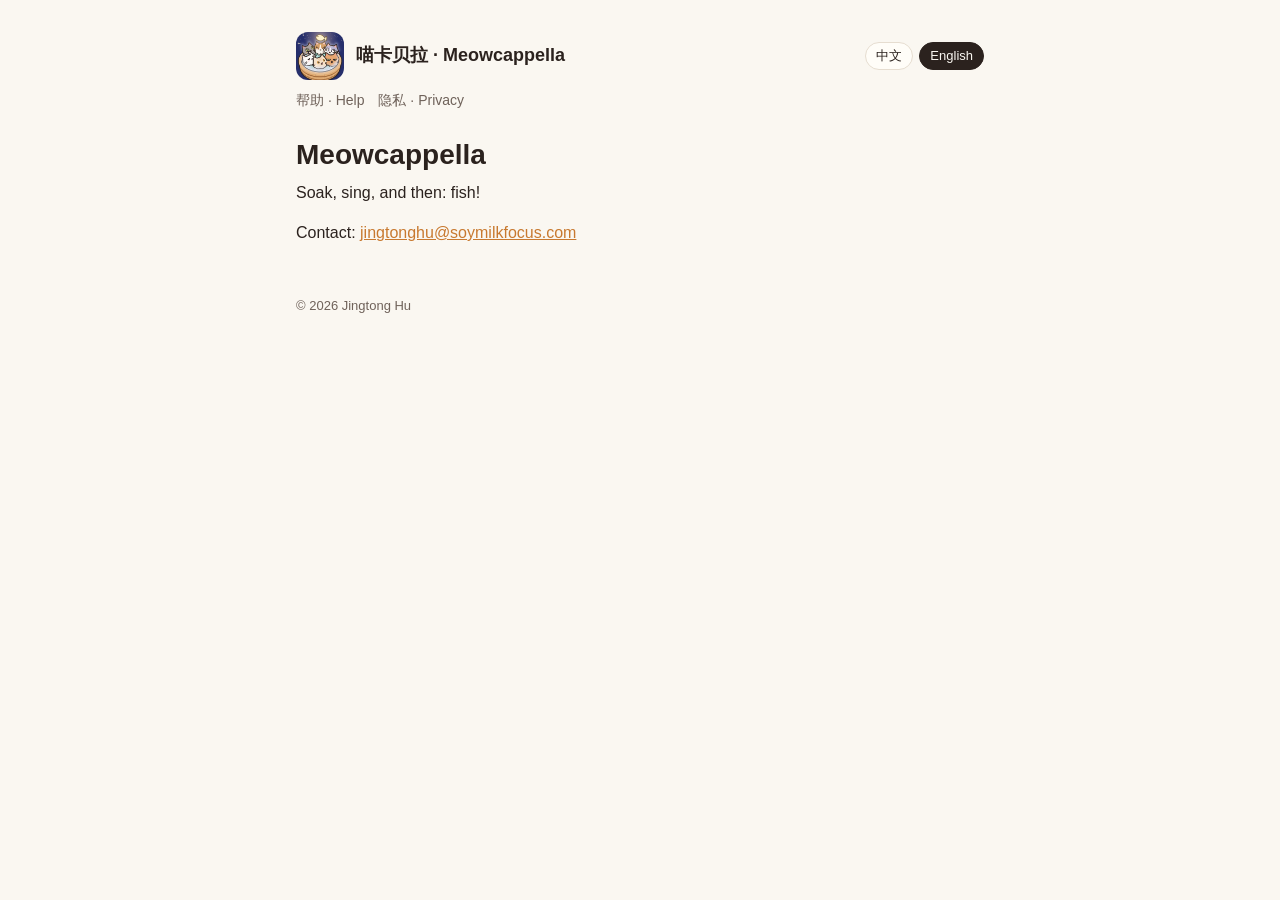
<file: index.html>
<!doctype html>
<html lang="zh-CN" data-title-zh="喵卡贝拉" data-title-en="Meowcappella">
<head>
<meta charset="utf-8">
<meta name="viewport" content="width=device-width, initial-scale=1">
<title>喵卡贝拉</title>
<link rel="icon" href="icon.png">
<link rel="stylesheet" href="site.css">
<script src="lang.js"></script>
</head>
<body>
<main>
<header class="top">
  <img src="icon.png" alt="">
  <span class="name">喵卡贝拉 · Meowcappella</span>
  <span class="langs"><button data-lang="zh" aria-pressed="true">中文</button><button data-lang="en" aria-pressed="false">English</button></span>
</header>
<nav class="pages"><a href="support.html">帮助 · Help</a><a href="privacy.html">隐私 · Privacy</a></nav>

<article lang="zh-CN" data-l>
<h1>喵卡贝拉</h1>
<p>泡着温泉唱着歌，突然就被小鱼干砸了</p>
<p>联系：<a href="mailto:jingtonghu@soymilkfocus.com">jingtonghu@soymilkfocus.com</a></p>
</article>

<article lang="en" data-l>
<h1>Meowcappella</h1>
<p>Soak, sing, and then: fish!</p>
<p>Contact: <a href="mailto:jingtonghu@soymilkfocus.com">jingtonghu@soymilkfocus.com</a></p>
</article>

<footer>© 2026 Jingtong Hu</footer>
</main>
</body>
</html>
</file>
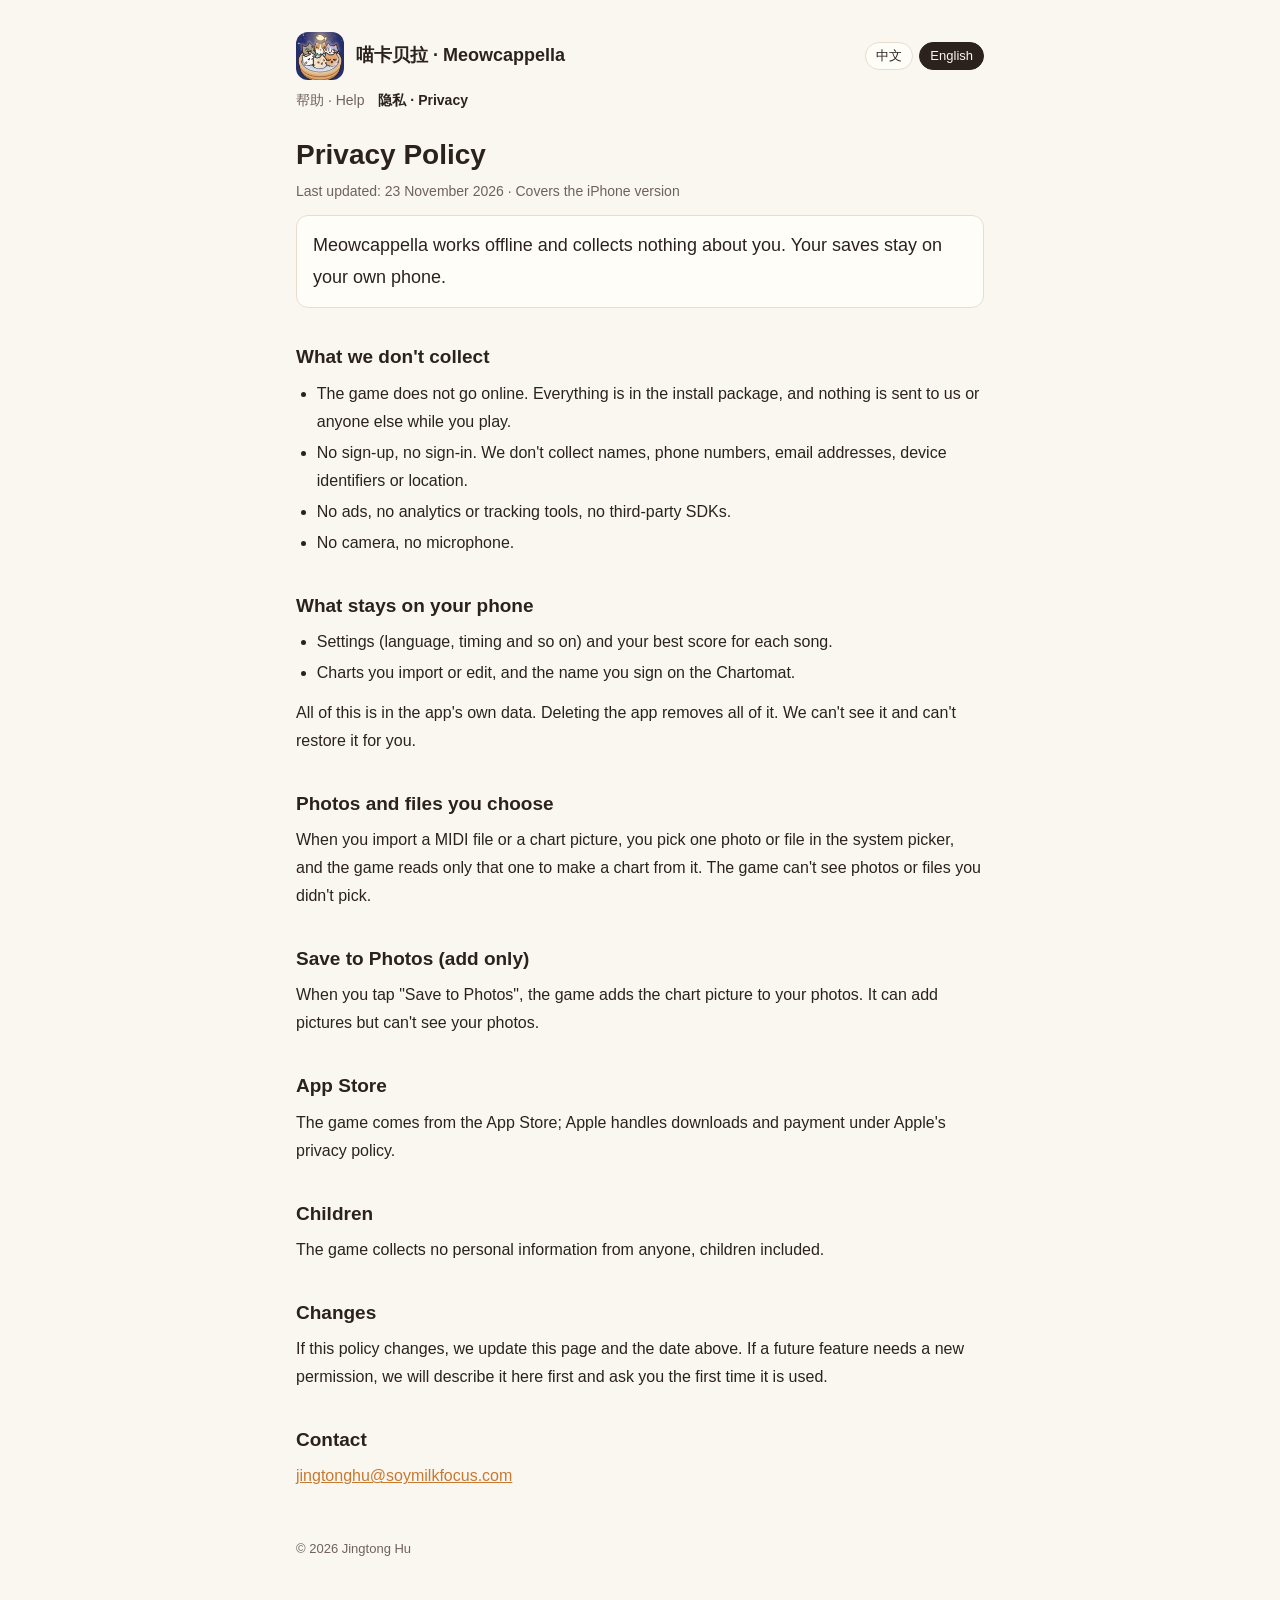
<file: privacy.html>
<!doctype html>
<html lang="zh-CN" data-title-zh="隐私政策 · 喵卡贝拉" data-title-en="Privacy Policy · Meowcappella">
<head>
<meta charset="utf-8">
<meta name="viewport" content="width=device-width, initial-scale=1">
<title>隐私政策 · 喵卡贝拉</title>
<link rel="icon" href="icon.png">
<link rel="stylesheet" href="site.css">
<script src="lang.js"></script>
</head>
<body>
<main>
<header class="top">
  <img src="icon.png" alt="">
  <span class="name">喵卡贝拉 · Meowcappella</span>
  <span class="langs"><button data-lang="zh" aria-pressed="true">中文</button><button data-lang="en" aria-pressed="false">English</button></span>
</header>
<nav class="pages"><a href="support.html">帮助 · Help</a><a href="privacy.html" aria-current="page">隐私 · Privacy</a></nav>

<article lang="zh-CN" data-l>
<h1>隐私政策</h1>
<p class="meta">更新日期：2026 年 11 月 23 日 · 适用于 iPhone 版</p>
<p class="lead">《喵卡贝拉》不联网，不收集你的任何信息。你的存档只在你自己的手机上。</p>

<h2>我们不收集什么</h2>
<ul>
<li>游戏不联网。所有内容都在安装包里，玩的时候不向我们或任何第三方发送数据。</li>
<li>不用注册，不用登录。不收集姓名、手机号、邮箱、设备标识、位置。</li>
<li>没有广告，没有统计或追踪工具，没有第三方 SDK。</li>
<li>不用相机，不用麦克风。</li>
</ul>

<h2>存在你手机上的东西</h2>
<ul>
<li>设置（语言、音画同步等）、每首歌的最高分。</li>
<li>你导入或改过的谱面，谱面机上填的署名。</li>
</ul>
<p>这些都在 App 自己的数据里。删掉 App 就全部清除。我们拿不到，也帮不了你恢复。</p>

<h2>你选的照片和文件</h2>
<p>导入 MIDI 或谱面图时，你在系统的选择器里选一张照片或一个文件，游戏只读你选中的那一个，用来生成谱面。游戏看不到你没选的照片和文件。</p>

<h2>存到相册（只往里存）</h2>
<p>你点「存到相册」时，游戏把谱面图存进你的照片。它只能往里存，不能看你的照片。</p>

<h2>App Store</h2>
<p>游戏从 App Store 下载，下载和付款由 Apple 处理，按 Apple 的隐私政策。</p>

<h2>儿童</h2>
<p>游戏不收集任何人的个人信息，包括儿童。</p>

<h2>以后有变化</h2>
<p>政策改了，会更新这一页和上面的日期。以后如果加了要新权限的功能，会先写在这里，并在第一次用到时问你。</p>

<h2>联系我们</h2>
<p><a href="mailto:jingtonghu@soymilkfocus.com">jingtonghu@soymilkfocus.com</a></p>
</article>

<article lang="en" data-l>
<h1>Privacy Policy</h1>
<p class="meta">Last updated: 23 November 2026 · Covers the iPhone version</p>
<p class="lead">Meowcappella works offline and collects nothing about you. Your saves stay on your own phone.</p>

<h2>What we don't collect</h2>
<ul>
<li>The game does not go online. Everything is in the install package, and nothing is sent to us or anyone else while you play.</li>
<li>No sign-up, no sign-in. We don't collect names, phone numbers, email addresses, device identifiers or location.</li>
<li>No ads, no analytics or tracking tools, no third-party SDKs.</li>
<li>No camera, no microphone.</li>
</ul>

<h2>What stays on your phone</h2>
<ul>
<li>Settings (language, timing and so on) and your best score for each song.</li>
<li>Charts you import or edit, and the name you sign on the Chartomat.</li>
</ul>
<p>All of this is in the app's own data. Deleting the app removes all of it. We can't see it and can't restore it for you.</p>

<h2>Photos and files you choose</h2>
<p>When you import a MIDI file or a chart picture, you pick one photo or file in the system picker, and the game reads only that one to make a chart from it. The game can't see photos or files you didn't pick.</p>

<h2>Save to Photos (add only)</h2>
<p>When you tap "Save to Photos", the game adds the chart picture to your photos. It can add pictures but can't see your photos.</p>

<h2>App Store</h2>
<p>The game comes from the App Store; Apple handles downloads and payment under Apple's privacy policy.</p>

<h2>Children</h2>
<p>The game collects no personal information from anyone, children included.</p>

<h2>Changes</h2>
<p>If this policy changes, we update this page and the date above. If a future feature needs a new permission, we will describe it here first and ask you the first time it is used.</p>

<h2>Contact</h2>
<p><a href="mailto:jingtonghu@soymilkfocus.com">jingtonghu@soymilkfocus.com</a></p>
</article>

<footer>© 2026 Jingtong Hu</footer>
</main>
</body>
</html>
</file>
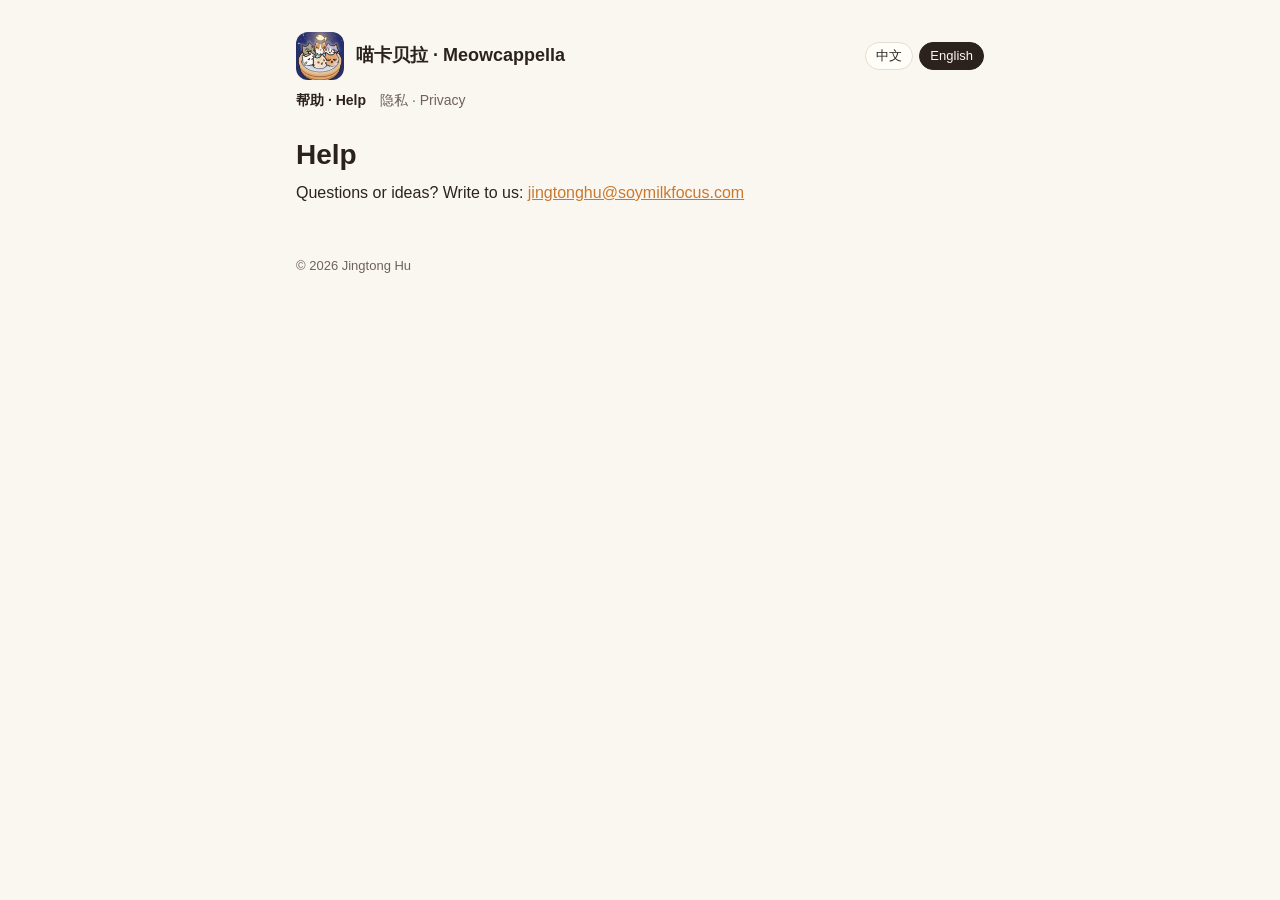
<file: support.html>
<!doctype html>
<html lang="zh-CN" data-title-zh="帮助 · 喵卡贝拉" data-title-en="Help · Meowcappella">
<head>
<meta charset="utf-8">
<meta name="viewport" content="width=device-width, initial-scale=1">
<title>帮助 · 喵卡贝拉</title>
<link rel="icon" href="icon.png">
<link rel="stylesheet" href="site.css">
<script src="lang.js"></script>
</head>
<body>
<main>
<header class="top">
  <img src="icon.png" alt="">
  <span class="name">喵卡贝拉 · Meowcappella</span>
  <span class="langs"><button data-lang="zh" aria-pressed="true">中文</button><button data-lang="en" aria-pressed="false">English</button></span>
</header>
<nav class="pages"><a href="support.html" aria-current="page">帮助 · Help</a><a href="privacy.html">隐私 · Privacy</a></nav>

<article lang="zh-CN" data-l>
<h1>帮助</h1>
<p>有问题、有建议，写信给我们：<a href="mailto:jingtonghu@soymilkfocus.com">jingtonghu@soymilkfocus.com</a></p>
</article>

<article lang="en" data-l>
<h1>Help</h1>
<p>Questions or ideas? Write to us: <a href="mailto:jingtonghu@soymilkfocus.com">jingtonghu@soymilkfocus.com</a></p>
</article>

<footer>© 2026 Jingtong Hu</footer>
</main>
</body>
</html>
</file>
<file: site.css>
/* 喵卡贝拉 · 静态页共用样式。纸色底、暖墨字，和游戏的纸面画风一个颜色；夜里换成温泉的夜色。 */
:root {
  --paper: #faf7f1;
  --card: #fffdf8;
  --ink: #2b221e;
  --muted: #6f625a;
  --line: #e6ddd0;
  --accent: #c8792f;
  --mark: #f3c969;
  --code: #f1ebe0;
  color-scheme: light;
}
@media (prefers-color-scheme: dark) {
  :root:not([data-theme="light"]) {
    --paper: #161a2b;
    --card: #1e2338;
    --ink: #f1e9dc;
    --muted: #b3a998;
    --line: #333a55;
    --accent: #f0a85a;
    --mark: #8a6a2a;
    --code: #262c45;
    color-scheme: dark;
  }
}
:root[data-theme="dark"] {
  --paper: #161a2b; --card: #1e2338; --ink: #f1e9dc; --muted: #b3a998; --line: #333a55;
  --accent: #f0a85a; --mark: #8a6a2a; --code: #262c45; color-scheme: dark;
}
* { box-sizing: border-box; }
html { -webkit-text-size-adjust: 100%; }
body {
  margin: 0; background: var(--paper); color: var(--ink);
  font: 16px/1.75 -apple-system, BlinkMacSystemFont, "PingFang SC", "Hiragino Sans GB", "Microsoft YaHei", "Segoe UI", sans-serif;
}
main { max-width: 720px; margin: 0 auto; padding: 32px 16px 64px; }
header.top { display: flex; align-items: center; gap: 12px; flex-wrap: wrap; margin-bottom: 8px; }
header.top img { width: 48px; height: 48px; border-radius: 12px; }
header.top .name { font-weight: 700; font-size: 18px; }
nav.pages { display: flex; gap: 14px; flex-wrap: wrap; font-size: 14px; margin: 4px 0 24px; }
nav.pages a { color: var(--muted); text-decoration: none; }
nav.pages a[aria-current="page"] { color: var(--ink); font-weight: 600; }
.langs { margin-left: auto; display: flex; gap: 6px; }
.langs button {
  font: inherit; font-size: 13px; padding: 2px 10px; border-radius: 999px; cursor: pointer;
  border: 1px solid var(--line); background: var(--card); color: var(--ink);
}
.langs button[aria-pressed="true"] { background: var(--ink); color: var(--paper); border-color: var(--ink); }
h1 { font-size: 28px; line-height: 1.3; margin: 8px 0 4px; }
h2 { font-size: 19px; margin: 32px 0 6px; }
h3 { font-size: 16px; margin: 22px 0 4px; }
p, ul, ol { margin: 6px 0 12px; }
ul, ol { padding-left: 1.3em; }
li { margin: 3px 0; }
a { color: var(--accent); }
.meta { color: var(--muted); font-size: 14px; }
.lead { font-size: 18px; padding: 14px 16px; background: var(--card); border: 1px solid var(--line); border-radius: 12px; }
code, kbd { font-family: ui-monospace, Menlo, Consolas, monospace; font-size: .9em; background: var(--code); padding: 1px 5px; border-radius: 4px; }
.placeholder { background: var(--mark); color: var(--ink); padding: 0 4px; border-radius: 3px; }
details { border-top: 1px solid var(--line); padding: 10px 0; }
details summary { cursor: pointer; font-weight: 600; }
details[open] summary { margin-bottom: 4px; }
table { border-collapse: collapse; width: 100%; font-size: 15px; }
th, td { text-align: left; vertical-align: top; padding: 7px 10px 7px 0; border-bottom: 1px solid var(--line); }
th { color: var(--muted); font-weight: 500; white-space: nowrap; }
footer { margin-top: 48px; color: var(--muted); font-size: 13px; }
/* 两种语言都写在页面里；有脚本时只显示一种，没有脚本时两种都看得到。 */
html.js [lang="en"][data-l], html.js [lang="zh-CN"][data-l] { display: none; }
html.js.show-en [lang="en"][data-l], html.js.show-zh [lang="zh-CN"][data-l] { display: block; }
@media print { .langs, nav.pages { display: none; } html.js [data-l] { display: block !important; } }
</file>
